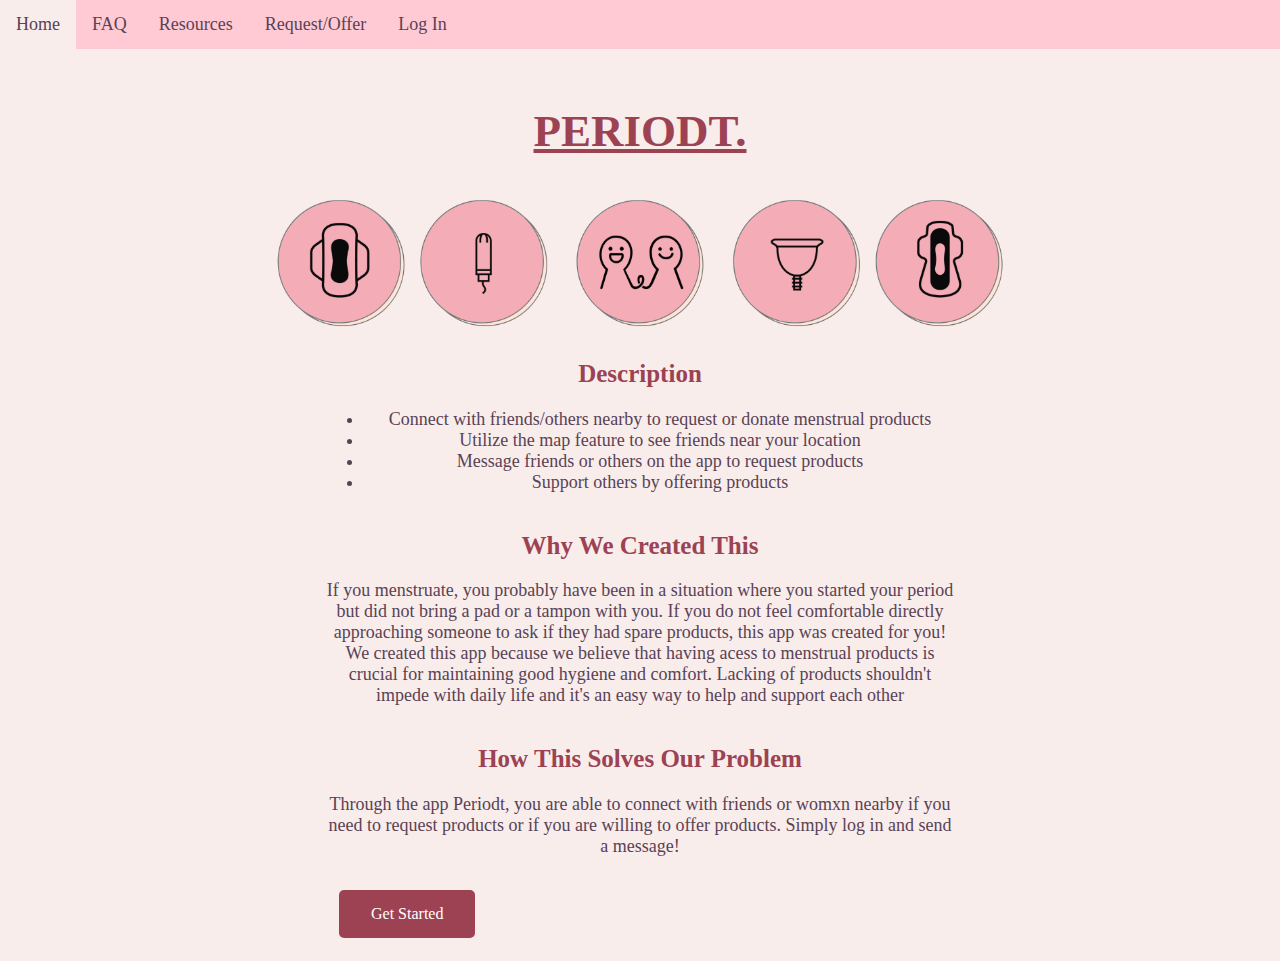
<file: index.html>
<!DOCTYPE html>
<html>
<head>
    <meta charset="UTF-8">
    <title>Hack Like W@cc</title>
    <link rel="stylesheet" href="style.css"/>
</head>

<body>

    <ul id = "index_navbar">
        <li id = "navbar"><a HREF ="index.html"> Home</a></li>
        <li id = "navbar"><a HREF = "faq.html">FAQ</a></li>
        <li id = "navbar"><a HREF = "resources.html">Resources</a></li>
        <li id = "navbar"><a HREF ="request.html">Request/Offer</a></li>
        <li id = "navbar"><a HREF ="login.html">Log In</a></li>
    </ul>

    <div class= "one">
        <!--TITLE-->
        <h1 id = "periodt">PERIODT.</h1>
        <div class="image">
            <img src="home2.png" />
        </div>


        <!--FIRST DESCRIPTION-->
        <div id = "info">
            <div id="about" class="home-section">
                <h2>Description </h2>
                <ul>
                    <li>Connect with friends/others nearby to request or donate menstrual products</li>
                    <li>Utilize the map feature to see friends near your location</li>
                    <li>Message friends or others on the app to request products</li>
                    <li>Support others by offering products</li>
                </ul>
            </div>
    
    
            <div id="problem" class="home-section">
                <h2>Why We Created This</h2>
                <p>
                    If you menstruate, you probably have been in a situation where you started your period but did not bring a pad or a tampon with you. If you do not feel comfortable directly approaching someone to ask if they had spare products, this app was created for you! We created this app because we believe that having acess to menstrual products is crucial for maintaining good hygiene and comfort. Lacking of products shouldn't impede with daily life and it's an easy way to help and support each other
                </p>
            </div>
    
            <div id="solution" class="home-section">
                <h2>How This Solves Our Problem</h2>
                <p>
                    Through the app Periodt, you are able to connect with friends or womxn nearby if you need to request products or if you are willing to offer products. Simply log in and send a message!
                </p>
            </div>
    
            <div id="get-started" class="home-section">
                <form action="login.html">
                    <button class = "button">Get Started</button>
                </form>
            </div>

        </div>
        
    </div>
</body>
</html>
</file>
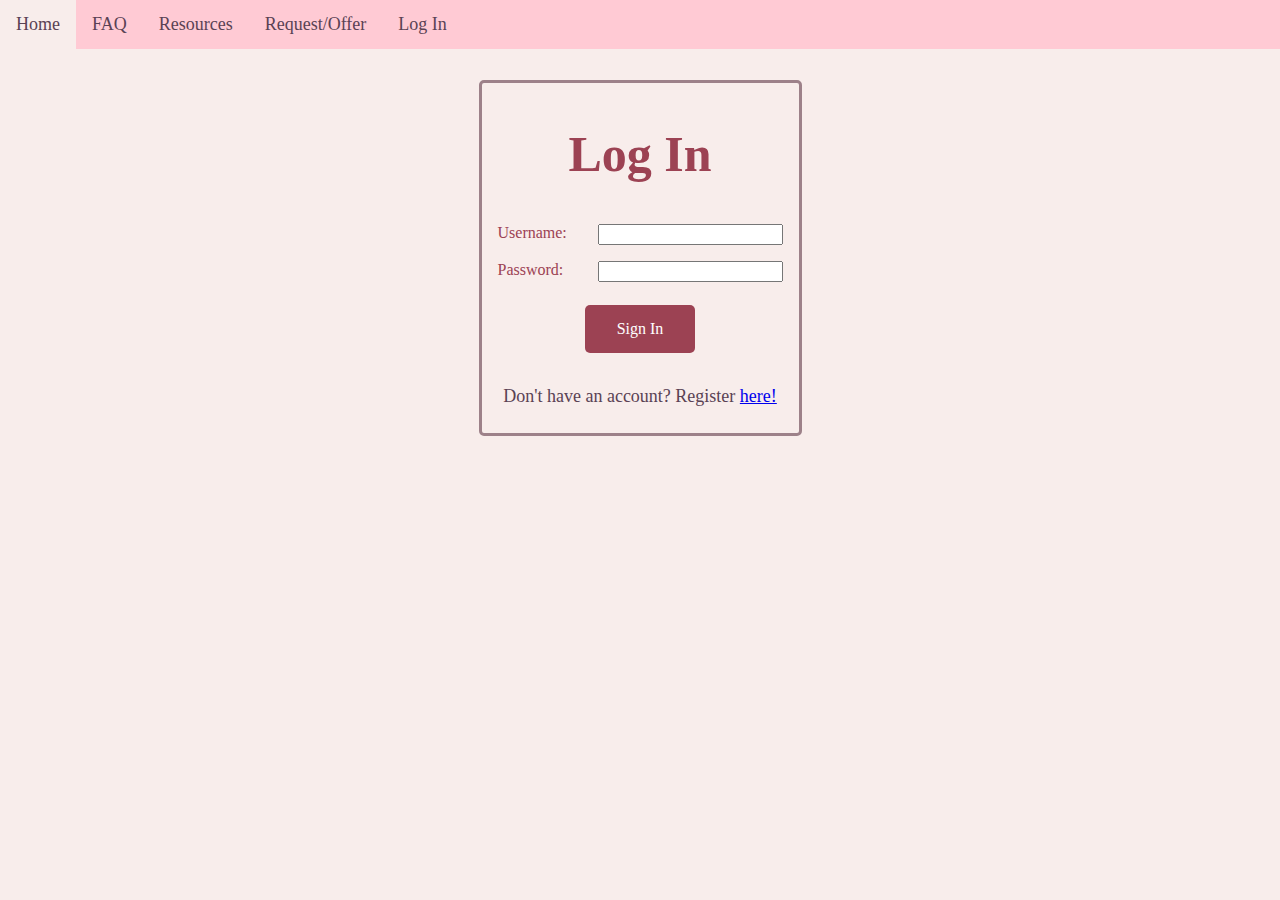
<file: login.html>
<!DOCTYPE html>
<html>
    <link rel="stylesheet" href="style.css"/>
<head id = "index_head">
    <!-- <title>Log In/Sign Up</title> -->
</head>
<body>
    <ul id = "index_navbar">
        <li id = "navbar"><a HREF ="index.html"> Home</a></li>
        <li id = "navbar"><a HREF = "faq.html">FAQ</a></li>
        <li id = "navbar"><a HREF = "resources.html">Resources</a></li>
        <li id = "navbar"><a HREF ="request.html">Request/Offer</a></li>
        <li id = "navbar"><a HREF ="login.html">Log In</a></li>
    </ul>
<br/>
<div id="form">
    <h1 id="log_in">Log In</h1>
    <form>
        <div id = "login">
            <label for="fname">Username:</label>
            <input type="text" id="fname" name="fname">
        </div>
        <div id = "login">
            <label for="lname">Password: </label>
            <input type="password" id="lname" name="lname">
        </div>
    </form>
    <form action="map.html">
        <button class = "button">Sign In</button>
    </form>
    <p>
        Don't have an account? Register <a href="register.html">here!</a>
    </p>
</div>
</body>
</html>
</file>
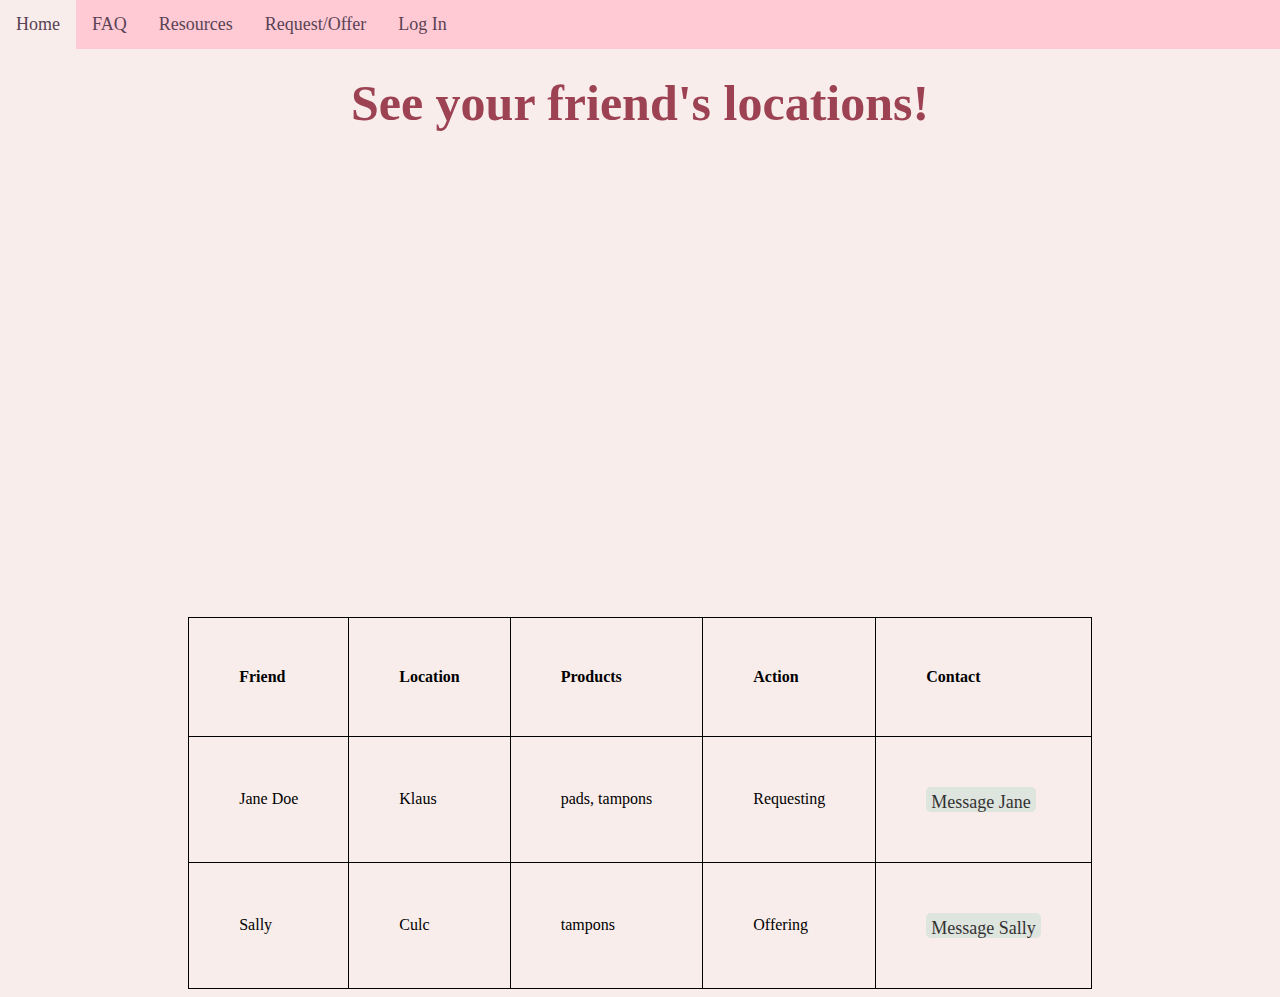
<file: map.html>
<!DOCTYPE html>
<html>
<head>
    <meta charset='utf-8' />
    <title></title>
    <meta name='viewport' content='initial-scale=1,maximum-scale=1,user-scalable=no' />
    <link rel="stylesheet" href="style.css"/>
    <link href="https://fonts.googleapis.com/css?family=Open+Sans" rel="stylesheet">
    <script src='https://api.tiles.mapbox.com/mapbox-gl-js/v1.12.0/mapbox-gl.js'></script>
    <link href='https://api.tiles.mapbox.com/mapbox-gl-js/v1.12.0/mapbox-gl.css' rel='stylesheet' />

</head>
<ul id = "index_navbar">
    <li id = "navbar"><a HREF ="index.html"> Home</a></li>
    <li id = "navbar"><a HREF = "faq.html">FAQ</a></li>
    <li id = "navbar"><a HREF = "resources.html">Resources</a></li>
    <li id = "navbar"><a HREF ="request.html">Request/Offer</a></li>
    <li id = "navbar"><a HREF ="login.html">Log In</a></li>
</ul>

<body id = "map_body">
    <div>
        <h1>See your friend's locations!</h1>
    </div>
    <div id='map'>
        <script src="map.js"></script>
    </div>
    <div>
        <table>
            <tr>
              <th>Friend</th>
              <th>Location</th>
              <th>Products</th>
              <th>Action</th>
              <th>Contact</th>
            </tr>
            <tr>
              <td>Jane Doe</td>
              <td>Klaus</td>
              <td>pads, tampons</td>
              <td>Requesting</td>
              <td><button class="openChatBtn" onclick="openForm()">Message Jane</button></td>
              <!-- <td><a Href = "message.html">Message Jane</a></td> -->
            </tr>
            <tr>
              <td>Sally</td>
              <td>Culc</td>
              <td>tampons</td>
              <td>Offering</td>
              <td><button class="openChatBtn" onclick="openForm()">Message Sally</button></td>
              <!-- <td>Message Sally</td> -->
            </tr>
          </table>
    </div>
    <meta name="viewport" content="width=device-width, initial-scale=1" />
    <style>
      body {
          font-family: Georgia, 'Times New Roman', Times, serif;
      }
      * {
          box-sizing: border-box;
      }
      .openChatBtn {
          background-color: #d8e2dc;
          color: black;
          padding: 5px 5px 5px 5px;
          border: none;
          border-radius: 5px;
          font-size: 18px;
          cursor: pointer;
          opacity: 0.8;
          height: 25px;
          font-family: Georgia, 'Times New Roman', Times, serif;
      }
      .openChat {
          display: none;
          position: fixed;
          bottom: 0;
          right: 15px;
          border: 3px solid #9c4253;
          border-radius: 5px;
          z-index: 9;
      }
      form {
          max-width: 300px;
          padding: 10px;
          background-color: #f8edeb;

      }
      form textarea {
          width: 100%;
          font-size: 18px;
          padding: 15px;
          margin: 5px 0 22px 0;
          border: none;
          font-weight: 500;
          background: #ffe5d9;
          color: rgb(0, 0, 0);
          resize: none;
          min-height: 200px;
      }
      form textarea:focus {
          background-color: rgb(219, 255, 252);
          outline: none;
      }
      form .btn {
          background-color: #d8e2dc;
          color: #9d8189;
          padding: 16px 20px;
          font-weight: bold;
          border: none;
          cursor: pointer;
          width: 100%;
          margin-bottom: 10px;
          opacity: 0.8;
          border-radius: 5px;
      }
      form .close {
          background-color: #f4acb7;
          color: #9d8189;
          border-radius: 5px;
      }
      form .btn:hover, .openChatBtn:hover {
          opacity: 1;
      }
    </style>
    <!-- <button class="openChatBtn" onclick="openForm()">Chat</button> -->
    <div class="openChat">
      <form>
        <h1>Chat</h1>
        <label for="msg"><b>Message</b></label>
        <textarea placeholder="Type message.." name="msg" required></textarea>
        <button type="submit" class="btn">Send</button>
        <button type="button" class="btn close" onclick="closeForm()">
        Close
        </button>
      </form>
    </div>
    <script>
      document .querySelector(".openChatBtn") .addEventListener("click", openForm);
      document.querySelector(".close").addEventListener("click", closeForm);
      function openForm() {
          document.querySelector(".openChat").style.display = "block";
      }
      function closeForm() {
          document.querySelector(".openChat").style.display = "none";
      }
    </script>

</body>
</html>
</file>
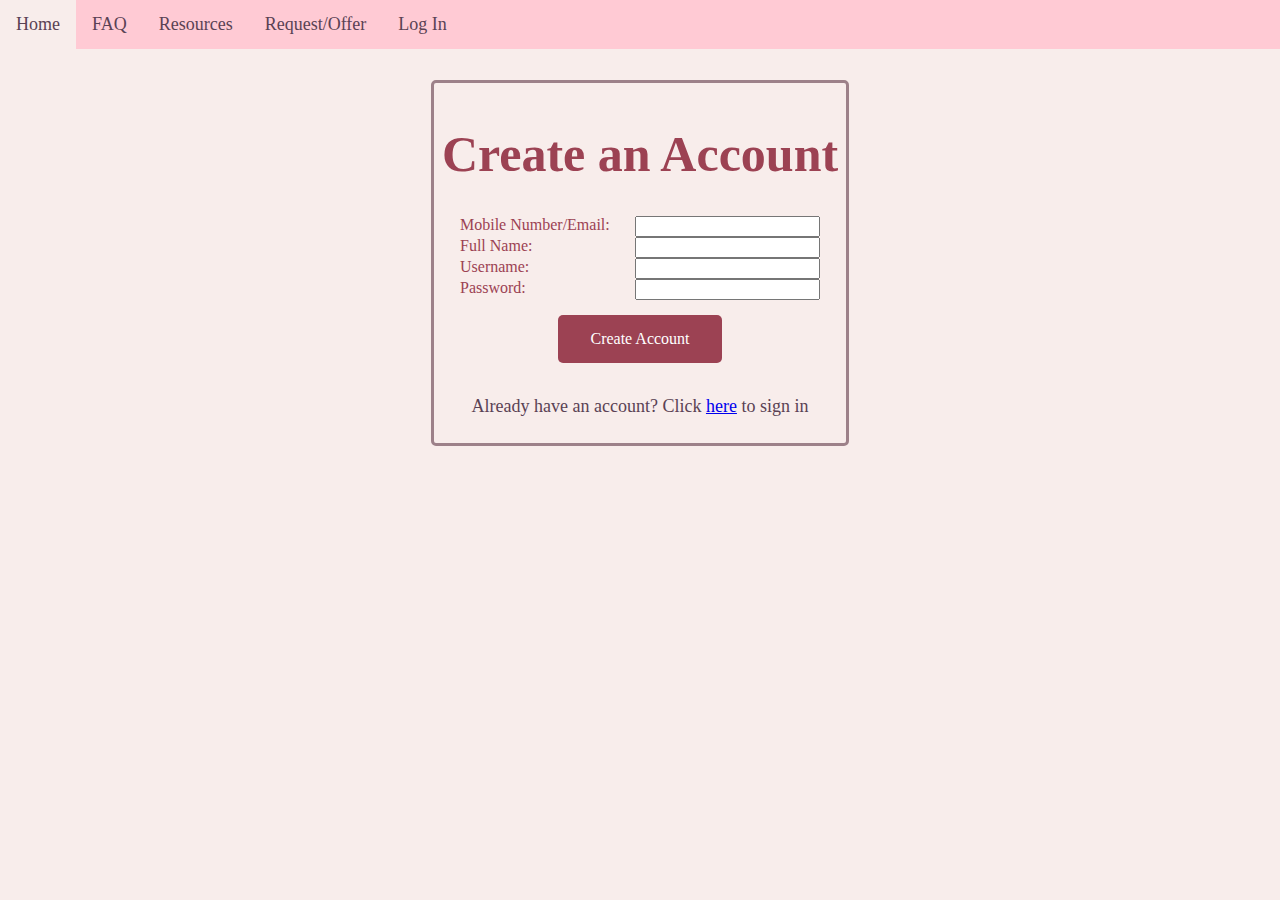
<file: register.html>
<!DOCTYPE html>
<html>
<head>
    <title>Hack Like W@cc</title>
    <link rel="stylesheet" href="style.css"/>
</head>
<body>
<ul id = "index_navbar">
    <li id = "navbar"><a HREF ="index.html"> Home</a></li>
    <li id = "navbar"><a HREF = "faq.html">FAQ</a></li>
    <li id = "navbar"><a HREF = "Resources.html">Resources</a></li>
    <li id = "navbar"><a HREF ="request.html">Request/Offer</a></li>
    <li id = "navbar"><a HREF ="login.html">Log In</a></li>
</ul>
<br/>
<div id="form">
    <h1 id="log_in">Create an Account</h1>
    <form>
        <div id = "register">
            <label for="number">Mobile Number/Email: </label>
            <input type="text" id="number" name="number">
        </div>
        <div id = "register">
            <label for="name">Full Name: </label>
            <input type="text" id="name" name="name">
        </div>
        <div id = "register">
            <label for="username">Username:</label>
            <input type="text" id="username" name="username">
        </div>
        <div id = "register">
            <label for="password">Password: </label>
            <input type="password" id="password" name="password">
        </div>
    </form>
    <form action="map.html">
        <button class = "button">Create Account</button>
    </form>
    <p>
        Already have an account? Click <a href="login.html">here</a> to sign in
    </p>
</div>
</body>
</html>
</file>
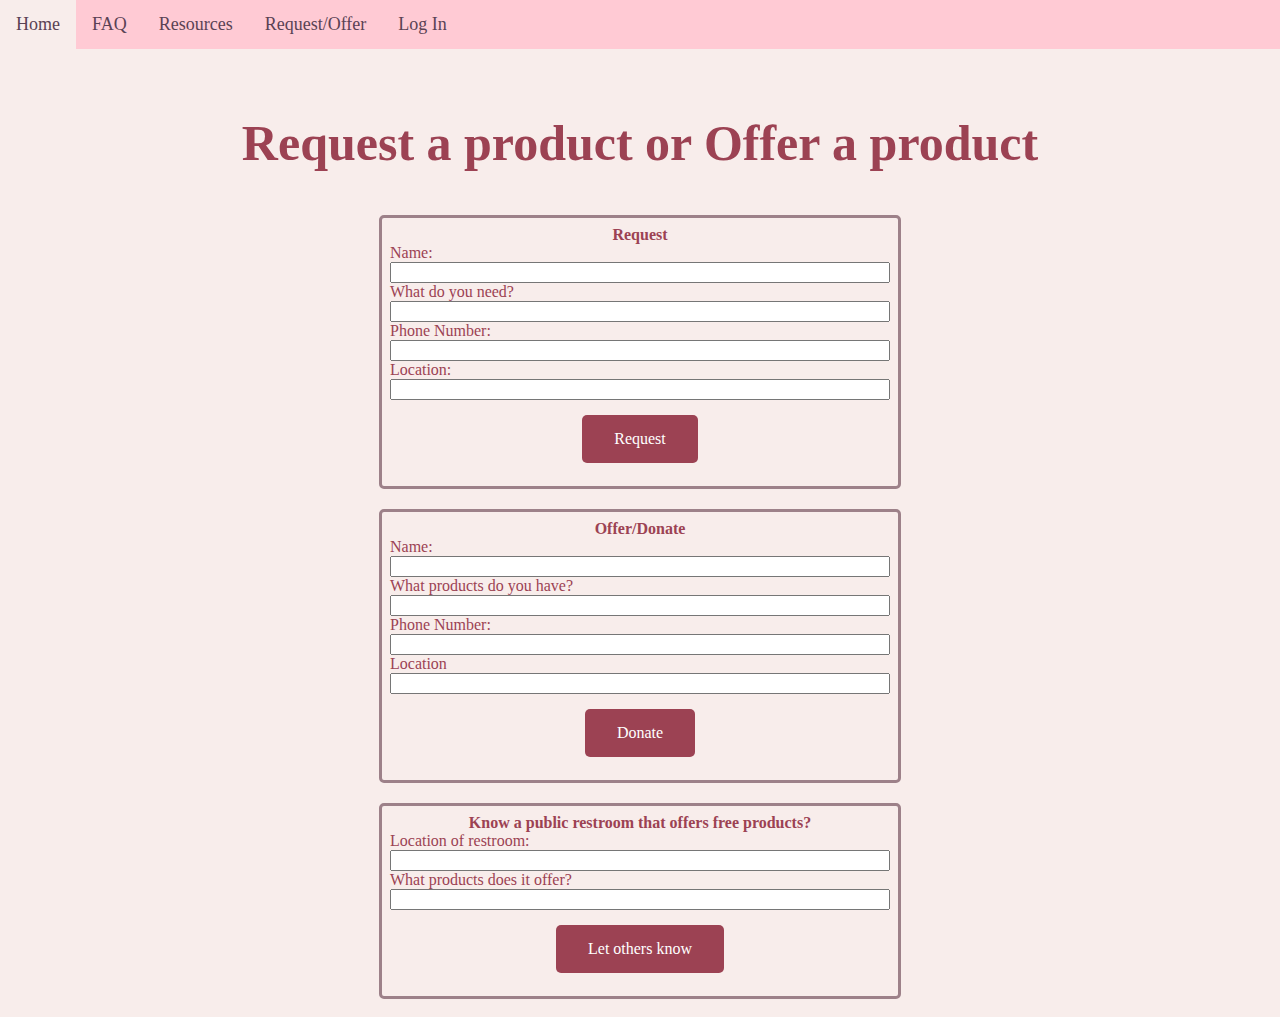
<file: request.html>
<!DOCTYPE html>
<html>
<head>
    <title>request</title>
    <link rel="stylesheet" href="style.css"/>
    <ul id = "index_navbar">
        <li id = "navbar"><a HREF ="index.html"> Home</a></li>
        <li id = "navbar"><a HREF = "faq.html">FAQ</a></li>
        <li id = "navbar"><a HREF = "resources.html">Resources</a></li>
        <li id = "navbar"><a HREF ="request.html">Request/Offer</a></li>
        <li id = "navbar"><a HREF ="login.html">Log In</a></li>
    </ul>
</head>
<body id = "request-body">
    <div>
        <h1>Request a product or Offer a product</h1>
    </div>
    <div id="request-form">
        <div><span>Request</span></div>
        <form>
            <div id = "request">
                <label for="fname">Name: </label>
                <input type="text" id="fname" name="fname">
            </div>
            <div id = "request">
                <label for="products">What do you need?</label>
                <input type="text" id="fname" name="fname">
            </div>
            <div id = "request">
                <label for="phone">Phone Number: </label>
                <input type="text" id="lname" name="lname">
            </div>
            <div id = "request">
                <label for="location">Location: </label>
                <input type="text" id="lname" name="lname">
            </div>
        </form>
        <form action="map.html">
            <button class = "button">Request</button>
        </form>
    </div>
    <div id="request-form">
        <div><span>Offer/Donate</span></div>
        <form>
            <div id = "request">
                <label for="fname">Name: </label>
                <input type="text" id="fname" name="fname">
            </div>
            <div id = "request">
                <label for="products">What products do you have? </label>
                <input type="text" id="fname" name="fname">
            </div>
            <div id = "request">
                <label for="phone">Phone Number: </label>
                <input type="text" id="lname" name="lname">
            </div>
            <div id = "request">
                <label for="location">Location </label>
                <input type="text" id="lname" name="lname">
            </div>
        </form>
        <form action="map.html">
            <button class = "button">Donate</button>
        </form>
    </div>
    <div id="request-form">
        <div><span>Know a public restroom that offers free products?</span></div>
        <form>
            <div id = "request">
                <label for="location">Location of restroom: </label>
                <input type="text" id="fname" name="fname">
            </div>
            <div id = "request">
                <label for="products">What products does it offer? </label>
                <input type="text" id="fname" name="fname">
            </div>
        </form>
        <form action="map.html">
            <button class = "button">Let others know</button>
        </form>
    </div>

</body>
</html>
</file>
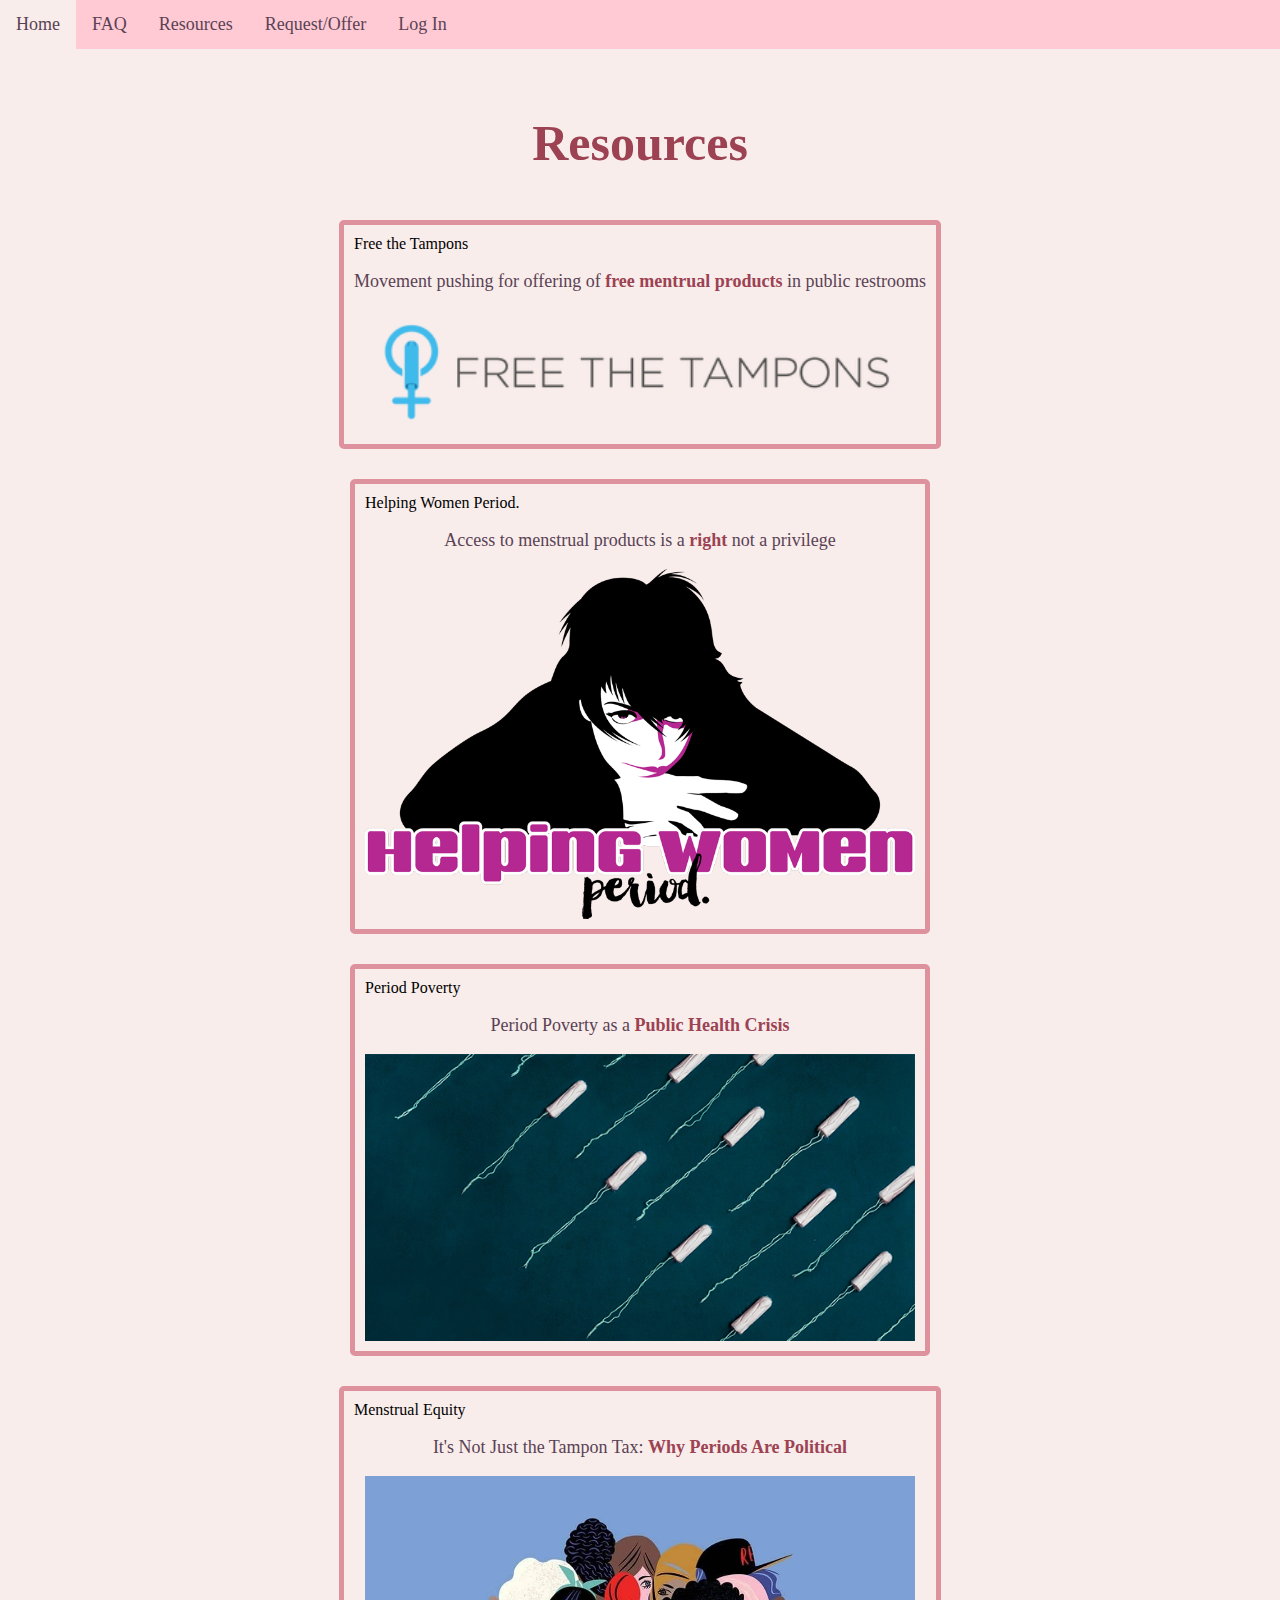
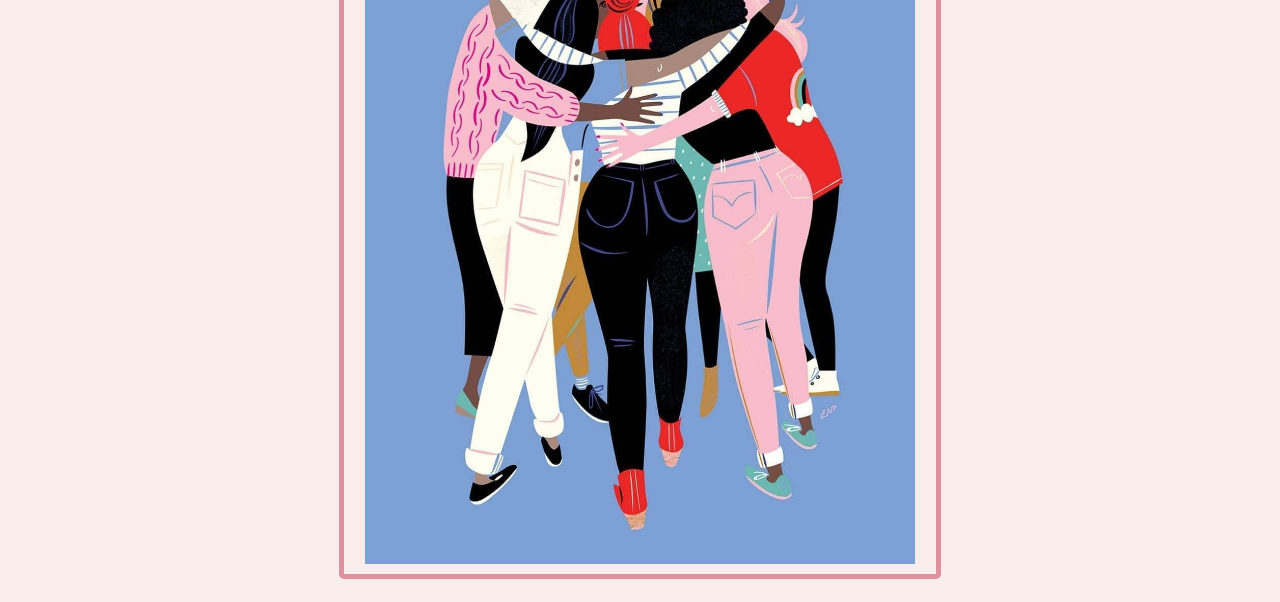
<file: Resources.html>
<!DOCTYPE html>
<html>
<head>
    <title>Hack Like W@cc</title>
    <link rel="stylesheet" href="style.css"/>
    <ul id = "index_navbar">
        <li id = "navbar"><a HREF ="index.html"> Home</a></li>
        <li id = "navbar"><a HREF = "faq.html">FAQ</a></li>
        <li id = "navbar"><a HREF = "resources.html">Resources</a></li>
        <li id = "navbar"><a HREF ="request.html">Request/Offer</a></li>
        <li id = "navbar"><a HREF ="login.html">Log In</a></li>
    </ul>
</head>
<body>
    <div>
        <h1>Resources</h1>
        <div class="grid">
            <div class="grid_item">
                <div>Free the Tampons </div>
                <p>
                    Movement pushing for offering of <span >free mentrual products</span> in public restrooms
                </p>
                <a HREF = "https://www.freethetampons.org/">
                    <img src="freethetampons.png" class="center"/>
                </a>
            </div>
            <div class="grid_item">
                <div>Helping Women Period. </div>
                <p>
                    Access to menstrual products is a <span>right</span> not a privilege
                </p>
                <a HREF = "https://www.helpingwomenperiod.org/">
                    <img src="HWP_forWEB.png" class="center"/>
                </a>
            </div>
            <div class="grid_item">
                <div>Period Poverty </div>
                <p>Period Poverty as a <span>Public Health Crisis</span></p>
                <a HREF = "https://sph.umich.edu/pursuit/2020posts/period-poverty.html">
                    <img src="period_poverty_header.png" class="center"/>
                </a>
            </div>
          </div>

        <div class="grid_item">
            <div>Menstrual Equity </div>
            <p>It's Not Just the Tampon Tax:  <span>Why Periods Are Political</span></p>
            <a HREF = "https://www.nytimes.com/2018/07/22/health/tampon-tax-periods-menstruation-nyt.html">
                <img src="women.png" class="center"/>
            </a>
        </div>
    </div>



        <!-- <ul id = "resources">
            <li>
                Movement pushing for offering of <span >free mentrual products</span> in public restrooms<br>
                Read more about it <a href = "https://www.freethetampons.org/">here</a>!
            </li>
    
            <li>More on <span>period poverty</span>
                <a href = "https://sph.umich.edu/pursuit/2020posts/period-poverty.html">
                    here
                </a></li>
            <li>Access to menstrual products is a <span>right</span> not a privilege<br>
                Read more about it <a href = "https://www.helpingwomenperiod.org/">here</a>
            </li>
        </ul> -->
    </div>
    
</body>
</html>
</file>
<file: style.css>
@import url('https://fonts.googleapis.com/css?family=Open+Sans:400,700');
@import url('https://fonts.googleapis.com/css?family=Merriweather:400,700');


html {



   background: #f8edeb;
    background-image: #f8edeb;
    -webkit-font-smoothing: antialiased;
}

#map_body {
    display: flex;
    justify-content: space-between;
    flex-direction: column;
    align-items: center; 
    align-content: center;
    margin-top: 40px;
  }

body {
    display: flex;
    justify-content: center;
    align-items: center; 
    align-content: center;
    margin-top: 80px;
    background-color: #f8edeb;;
  }  
#map {
    border: 3px;
    border-color: black;
    position: absolute;
    top: 150px;
    bottom: 0;
    width: 50%;
    height: 50%;
    margin-bottom: 50%;
  }
.marker {
    background-image: url('mapbox-icon.png');
    background-size: cover;
    width: 50px;
    height: 50px;
    border-radius: 50%;
    cursor: pointer;
  }

.mapboxgl-popup {
    max-width: 200px;
  }
.mapboxgl-popup-content {
    text-align: center;
    font-family: 'Open Sans', sans-serif;
  }

#index_navbar {
    list-style-type: none;
    margin: 0;
    padding: 0;
    overflow: hidden;
    background-color: #ffcad4;
    position: fixed;
    top: 0;
    width: 100%;
}


#navbar {
    float: left;
    z-index: 1;
    background-color: #ffcad4;
    z-index: 1;
}

#navbar a {
    display: block;
    color: #5A4254; /* #9d8189, #5A4254 */
    text-align: center;
    padding: 14px 16px;
    text-decoration: none;
    
}

/* Change the link color to #111 (black) on hover */
#navbar a:hover {
    background-color: #f8edeb; /* rgb(250, 166, 166) */
}

#form {
    border-style: solid;
    border-width: 3px;
    border-color: #9d8189;
    padding: 20px;
    border-radius: 5px;
    display: flex;
    align-items: center;
    flex-direction: column;
    padding: 8px;
}


#login {
    display: flex;
    flex-direction: row;
    padding: 8px;
}

#login label {
    width: 100px;
    color: #9c4253;
    font-family: Lucida Bright, Georgia, serif;
}

#register {
    display: flex;
    flex-direction: row;
    color: #9c4253;
    font-family: Lucida Bright, Georgia, serif;
}

#register label {
    width: 175px;
}


.button {
  background-color: #9c4253;
  border: none;
  color: white;
  padding: 15px 32px;
  text-align: center;
  text-decoration: none;
  display: inline-block;
  border-radius: 5px;
  font-size: 16px;
  margin: 15px;
  font-family: Lucida Bright, Georgia, serif;;
}

h1 {
    /* padding: 30px; */
    position: top;
    font-size: 50px;
    color: #9c4253;
    font-family: Lucida Bright, Georgia, serif;
    text-align: center;
}
p, ul {
    text-align: center;
    color: #5A4254;
    font-size: 18px;
    font-family: Lucida Bright, Georgia, serif;

}
h2 {
    font-size: 25px;
    color: #9c4253;
    font-family: Lucida Bright, Georgia, serif;
    text-align: center;
}

#periodt{
    position: top;
    margin-top: 25px;
    font-size: 45px;
    color: #9c4253;
    font-family: Lucida Bright, Georgia, serif;
    text-align: center;
    font-weight: bold;
    text-decoration: underline;
}

table, th, td {
    border: 1px solid black;
    border-collapse: collapse;
}

th, td {
    padding: 50px;
}

th {
    text-align: left;
}

table {
    position: relative;
    margin-top: 50%;
    border-spacing: 5px;
}

span {
    color: #9c4253;
    font-weight: bold;
}

#resources {
    font-family: Cambria, Cochin, Georgia, Times, 'Times New Roman', serif;
    font-size: 20px;
}

.image img {
    display: block;
    margin-left: auto;
    margin-right: auto;
    width: 60%;
    height: 10%;
}

#info {
    display: flex;
    width: 50%;
    margin-left: auto;
    margin-right: auto;
    flex-wrap: wrap;
    flex-direction: column;
    /* justify-content: center; */
    align-items: left;
    align-content: center;
}


.grid_item img {
    width: 550px;
    object-fit: cover;
}

.grid_item {
    border: 5px;
    border-radius: 5px;
    border-color: #dd929e;
    border-style: solid;
    padding: 10px;
    margin: 15px;
}

.grid {
    display: flex;
    align-items: flex-end;
    flex-direction: column;
    align-items: center;
}
.faq {
    position: absolute;
    top: 150px;
    display: flex;
    align-items: flex-end;
    flex-direction: column;
    align-items: center;
}
.center {
  display: block;
  margin-left: auto;
  margin-right: auto;
  width: 50%;
}

.mb-0 {
    color: black !important;
}
.card {
    background-color: #F8edeb;
    font-family: lucida bright, georgia, serif;
    color: black;
}
.card-header {
    background-color: #9c4253;
    font-family: Lucida Bright, Georgia, serif;
    color: black;
}

.container {
    background-color: #f8edeb;
    width: 60%;
}

#faq-body {
    display: flex;
    flex-direction: column;
}

#request {
    display: flex;
    flex-direction: column;
    justify-content: space-between;
}

#request-form {
        font-family: Lucida Bright, Georgia, serif;;
        border-style: solid;
        border-width: 3px;
        border-color: #9d8189;
        padding: 20px;
        margin: 10px;
        border-radius: 5px;
        display: flex;
        align-items: center;
        flex-direction: column;
        justify-content: space-between;
        padding: 8px;
        height: 50%;
}

#request-form label {
    width: 500px;
    color: #9c4253;
    font-family: Lucida Bright, Georgia, serif;
}

#request-body {
    display: flex;
    flex-direction: column;
}
</file>
